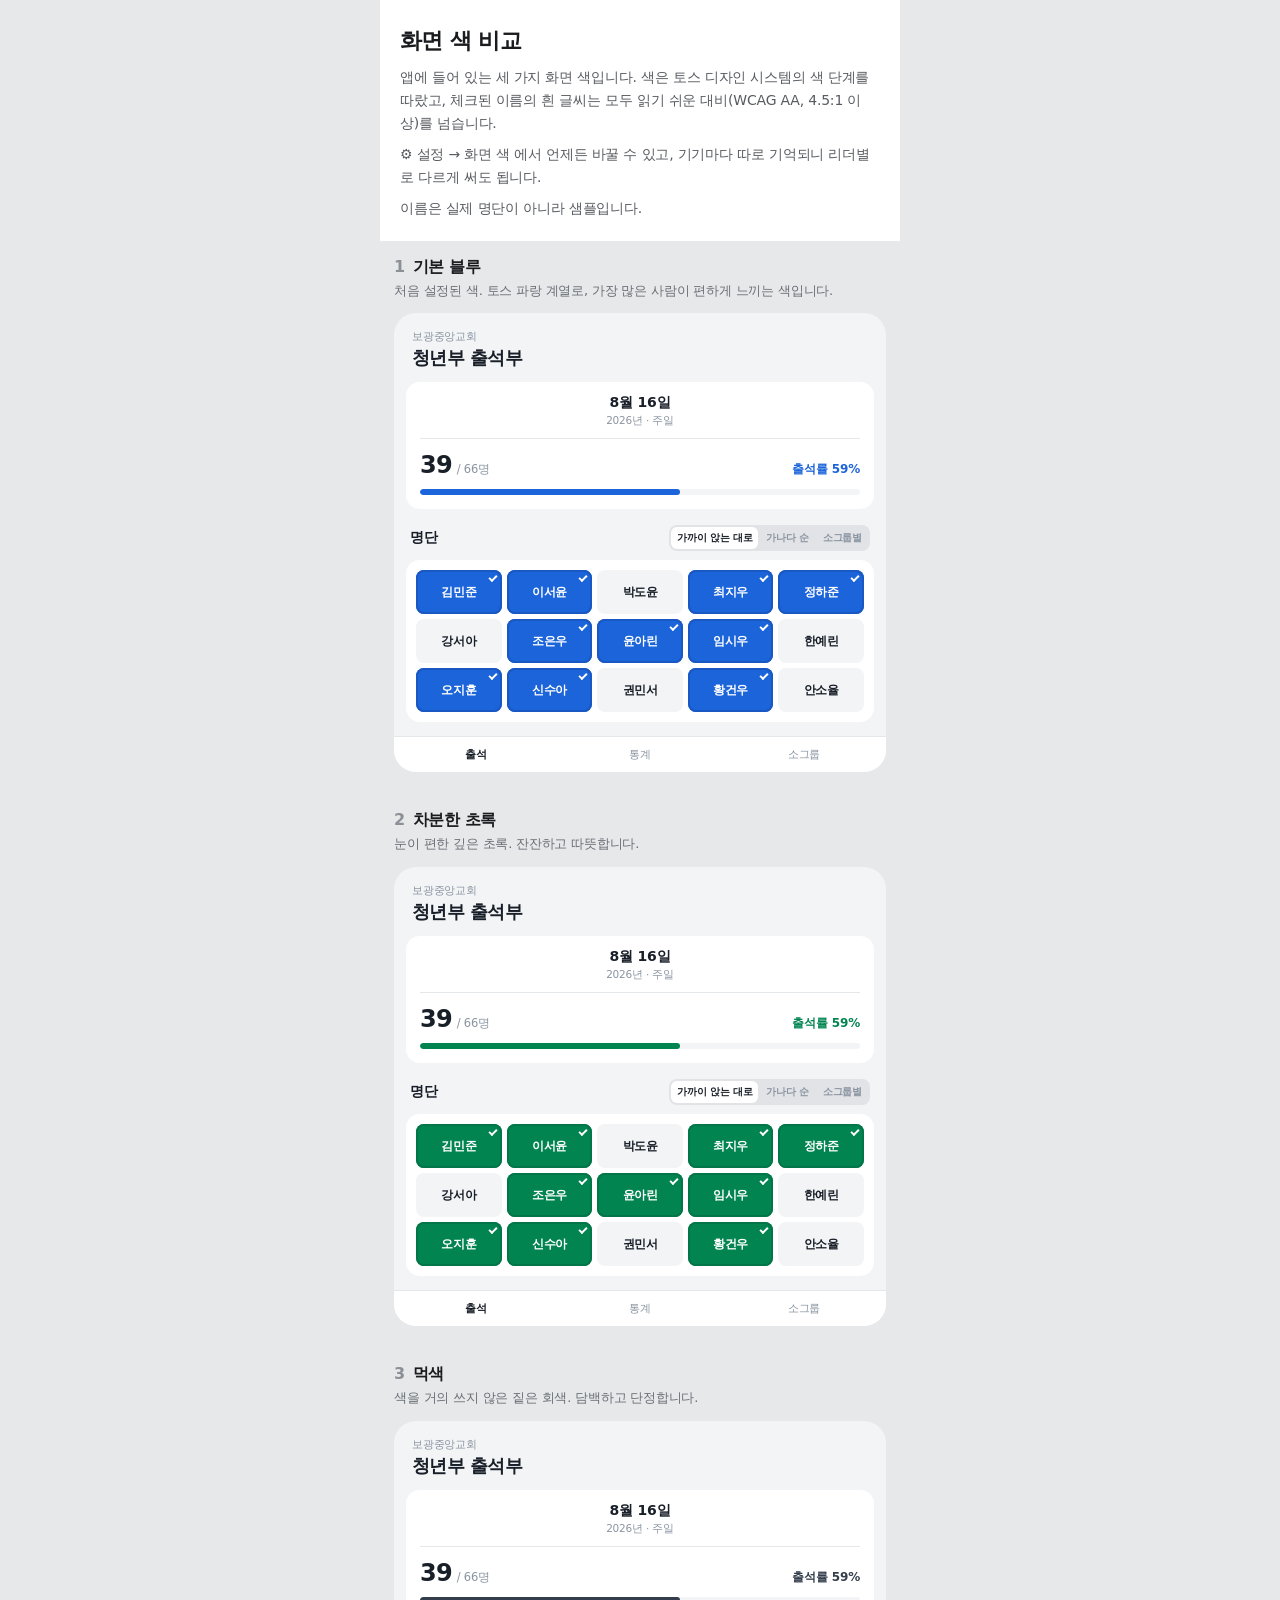
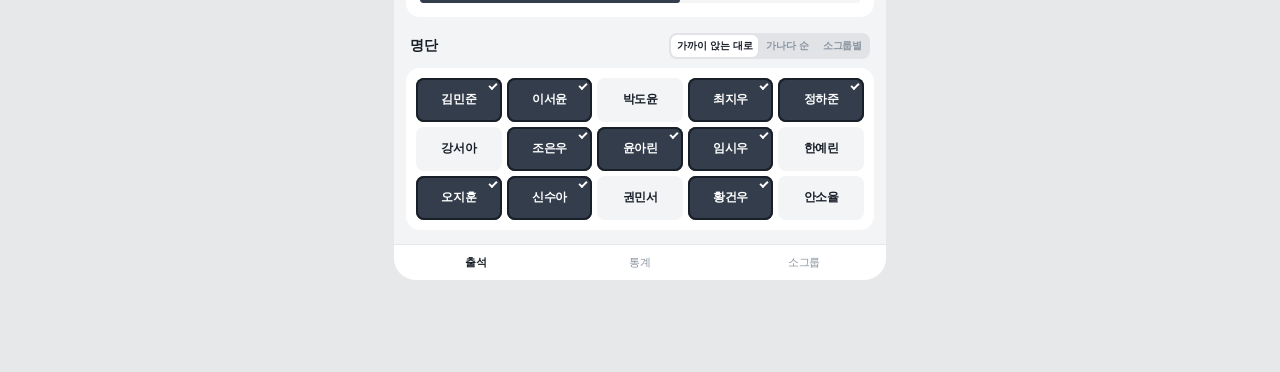
<file: preview.html>
<!DOCTYPE html>
<html lang="ko">
<head>
<meta charset="utf-8" />
<meta name="viewport" content="width=device-width, initial-scale=1, viewport-fit=cover" />
<title>색감 후보 비교 — 청년부 출석부</title>
<style>
/* 색감 비교용 페이지. 실제 명단이 아니라 샘플 이름을 씁니다.
   앱(styles.css)과 같은 모양 — 연회색 바탕 · 흰 카드 · 굵은 숫자 */
* { box-sizing: border-box; }
body {
  margin: 0; padding: 0 0 70px;
  font-family: -apple-system, BlinkMacSystemFont, "Apple SD Gothic Neo", "Noto Sans KR", system-ui, sans-serif;
  background: #e6e8ea; color: #1a1b1e; -webkit-font-smoothing: antialiased; letter-spacing: -.2px;
}
.wrap { max-width: 520px; margin: 0 auto; }
.intro { padding: calc(env(safe-area-inset-top) + 26px) 20px 20px; background: #fff; }
.intro h1 { margin: 0 0 10px; font-size: 22px; letter-spacing: -.6px; }
.intro p  { margin: 0 0 8px; font-size: 14px; line-height: 1.65; color: #585b60; }
.intro p:last-child { margin: 0; }
.chapter { margin: 0; padding: 28px 20px 4px; font-size: 14px; font-weight: 700; }
.chapter small { display: block; margin-top: 5px; font-size: 13px; font-weight: 400; color: #6b6f75; line-height: 1.65; }
.opt { padding: 16px 14px 22px; }
.opt > h2 { margin: 0 0 3px; font-size: 16px; font-weight: 700; letter-spacing: -.4px; display: flex; align-items: baseline; gap: 8px; }
.opt > h2 .num { color: #8b9096; font-weight: 600; }
.opt > .why { margin: 0 0 12px; font-size: 13px; color: #6b6f75; line-height: 1.6; }

/* ── 미니 앱 화면 ─────────────────────────────────────── */
.demo { border-radius: 22px; overflow: hidden; padding: 16px 12px 0; background: var(--plane); color: var(--ink); }
.demo .top { padding: 0 6px 12px; }
.demo .church { display: block; font-size: 11px; color: var(--muted); margin-bottom: 2px; }
.demo .title { margin: 0; font-size: 18px; font-weight: 700; letter-spacing: -.6px; }
.demo .card { background: var(--surface); border-radius: 14px; padding: 12px 14px 14px; }
.demo .date { text-align: center; font-size: 14px; font-weight: 700; padding-bottom: 10px; margin-bottom: 12px; border-bottom: 1px solid var(--hair); }
.demo .date small { display: block; font-size: 10.5px; font-weight: 400; color: var(--muted); margin-top: 2px; }
.demo .stat { display: flex; align-items: baseline; justify-content: space-between; font-variant-numeric: tabular-nums; }
.demo .stat b { font-size: 24px; letter-spacing: -.8px; }
.demo .stat span { font-size: 11.5px; color: var(--muted); }
.demo .stat .rate { font-size: 12px; font-weight: 700; color: var(--data); }
.demo .meter { margin-top: 10px; height: 6px; border-radius: 99px; background: var(--chip); overflow: hidden; }
.demo .meter i { display: block; height: 100%; width: 59%; background: var(--data); border-radius: 99px; }
.demo .label { display: flex; align-items: center; justify-content: space-between; font-size: 14px; font-weight: 700; margin: 16px 4px 9px; }
.demo .label .tabs { display: flex; gap: 2px; padding: 2px; border-radius: 8px; background: color-mix(in srgb, var(--ink) 8%, var(--plane)); font-size: 10px; font-weight: 600; color: var(--muted); }
.demo .label .tabs span { padding: 4px 6px; border-radius: 6px; }
.demo .label .tabs .sel { background: var(--surface); color: var(--ink); font-weight: 700; }
.demo .grid { display: grid; grid-template-columns: repeat(5, 1fr); gap: 5px; background: var(--surface); border-radius: 14px; padding: 10px; }
.demo .n { position: relative; min-height: 44px; border-radius: 8px; display: flex; align-items: center; justify-content: center;
  font-size: 12px; font-weight: 600; letter-spacing: -.4px; background: var(--chip); color: var(--ink); }
.demo .n.on { background: var(--fill); box-shadow: inset 0 0 0 2px var(--edge); color: var(--on-ink); font-weight: 700; }
.demo .n.on::after { content: ""; position: absolute; top: 5px; right: 5px; width: 6px; height: 3px;
  border-left: 2px solid currentColor; border-bottom: 2px solid currentColor; transform: rotate(-45deg); }
.demo .dock { margin: 14px -12px 0; display: grid; grid-template-columns: repeat(3, 1fr); background: var(--surface); border-top: 1px solid var(--hair); }
.demo .dock span { padding: 10px 0; text-align: center; font-size: 11px; font-weight: 500; color: var(--muted); }
.demo .dock span.sel { color: var(--ink); font-weight: 700; }

/* ═══ 테마 값 — styles.css 의 [data-theme-name] 과 같다 ═══ */
.t-blue  { --plane:#f2f4f6; --surface:#ffffff; --chip:#f2f4f6; --hair:#e5e8eb; --line:#d1d6db; --ink:#191f28; --muted:#8b95a1; --primary:#1b64da; --data:#1b64da; --fill:#1b64da; --edge:#1957c2; --on-ink:#ffffff; }
.t-ssage { --plane:#f2f4f6; --surface:#ffffff; --chip:#f2f4f6; --hair:#e5e8eb; --line:#d1d6db; --ink:#191f28; --muted:#8b95a1; --primary:#028450; --data:#028450; --fill:#028450; --edge:#027648; --on-ink:#ffffff; }
.t-smono { --plane:#f2f4f6; --surface:#ffffff; --chip:#f2f4f6; --hair:#e5e8eb; --line:#d1d6db; --ink:#191f28; --muted:#8b95a1; --primary:#333d4b; --data:#333d4b; --fill:#333d4b; --edge:#191f28; --on-ink:#ffffff; }
</style>
</head>
<body>
<div class="wrap">

<div class="intro">
  <h1>화면 색 비교</h1>
  <p>앱에 들어 있는 세 가지 화면 색입니다. 색은 토스 디자인 시스템의 색 단계를 따랐고,
  체크된 이름의 흰 글씨는 모두 읽기 쉬운 대비(WCAG AA, 4.5:1 이상)를 넘습니다.</p>
  <p>⚙ 설정 → 화면 색 에서 언제든 바꿀 수 있고,
  기기마다 따로 기억되니 리더별로 다르게 써도 됩니다.</p>
  <p>이름은 실제 명단이 아니라 샘플입니다.</p>
</div>

<section class="opt"><h2><span class="num">1</span>기본 블루</h2>
  <p class="why">처음 설정된 색. 토스 파랑 계열로, 가장 많은 사람이 편하게 느끼는 색입니다.</p><div class="demo t-blue"></div></section>

<section class="opt"><h2><span class="num">2</span>차분한 초록</h2>
  <p class="why">눈이 편한 깊은 초록. 잔잔하고 따뜻합니다.</p><div class="demo t-ssage"></div></section>

<section class="opt"><h2><span class="num">3</span>먹색</h2>
  <p class="why">색을 거의 쓰지 않은 짙은 회색. 담백하고 단정합니다.</p><div class="demo t-smono"></div></section>

<script>
const NAMES = ['김민준','이서윤','박도윤','최지우','정하준','강서아','조은우','윤아린','임시우','한예린','오지훈','신수아','권민서','황건우','안소율'];
const ON = new Set([0,1,3,4,6,7,8,10,11,13]);

document.querySelectorAll('.demo').forEach(d => {
  d.innerHTML = `
    <div class="top"><span class="church">보광중앙교회</span><p class="title">청년부 출석부</p></div>
    <div class="card">
      <div class="date">8월 16일<small>2026년 · 주일</small></div>
      <div class="stat">
        <div><b>39</b> <span>/ 66명</span></div>
        <div class="rate">출석률 59%</div>
      </div>
      <div class="meter"><i></i></div>
    </div>
    <div class="label"><span>명단</span><span class="tabs"><span class="sel">가까이 앉는 대로</span><span>가나다 순</span><span>소그룹별</span></span></div>
    <div class="grid">${NAMES.map((n,i) =>
      `<div class="n${ON.has(i) ? ' on' : ''}">${n}</div>`).join('')}</div>
    <div class="dock"><span class="sel">출석</span><span>통계</span><span>소그룹</span></div>`;
});
</script>
</div>
</body>
</html>
</file>
